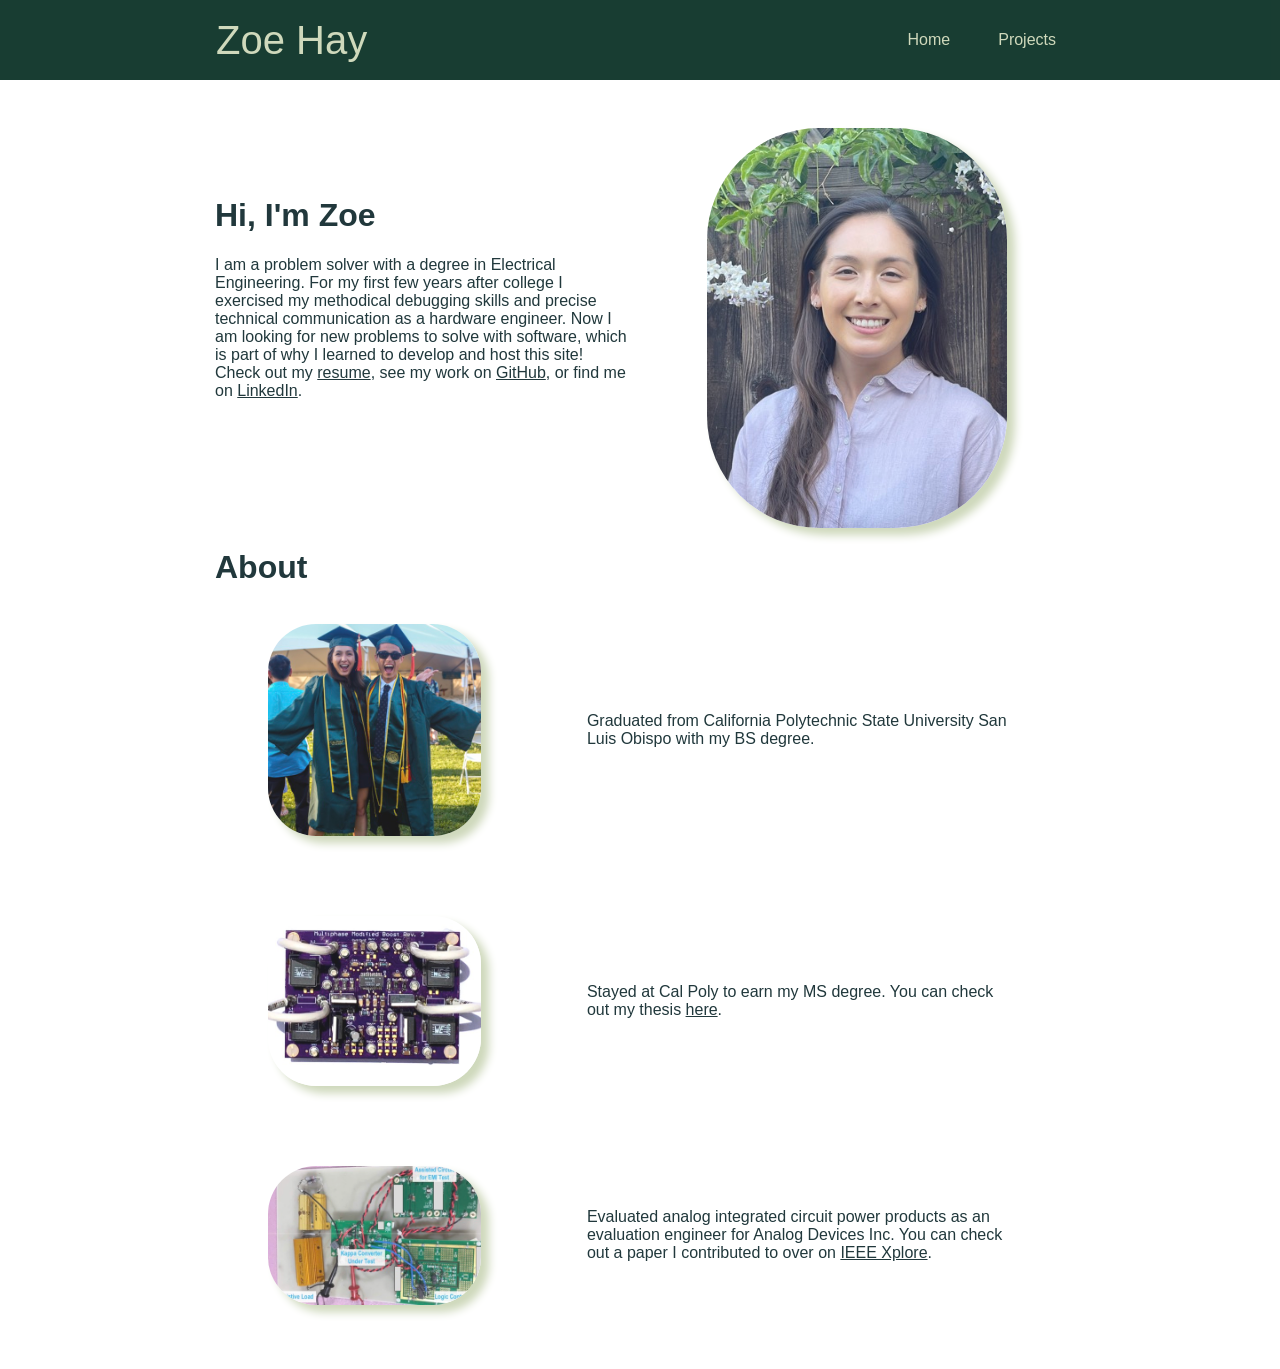
<file: scripts/dev-files/compose/proxy/www/static-site/index.html>
<!DOCTYPE html>
<html>
  <head>
    <title>Hi it's Zoe</title>
    <link href="./resources/css/style.css" rel="stylesheet" />
  </head>
  <body>
    <div class="nav-background">
      <div class="nav-menu">
        <a class="nav-logo" href="./index.html">Zoe Hay</a>
        <div class="nav-links">
          <a class="nav-link" href="./index.html">Home</a>
          <a class="nav-link" href="./projects.html">Projects</a>
        </div>
      </div>
    </div>

    <main>
      <div class="main-content">
        <div class="page-content">
          <div class="summary">
            <div class="summary-text">
              <h1>Hi, I'm Zoe</h1>

              <p>
                I am a problem solver with a degree in Electrical Engineering.
                For my first few years after college I exercised my methodical
                debugging skills and precise technical communication as a
                hardware engineer. Now I am looking for new problems to solve
                with software, which is part of why I learned to develop and
                host this site! Check out my
                <a class="about-link" href="./resources/ZoeHayResume.pdf"
                  >resume</a
                >, see my work on
                <a class="about-link" href="https://github.com/zoehay">GitHub</a
                >, or find me on
                <a class="about-link" href="https://www.linkedin.com/in/zhay/"
                  >LinkedIn</a
                >.
              </p>
            </div>

            <picture class="profile-picture">
              <img
                id="prof-img"
                src="./resources/images/profile_pic.jpg"
                alt="Profile picture of Zoe"
              />
            </picture>
          </div>

          <div class="about">
            <h1>About</h1>
            <div class="about-content">
              <div class="about-item">
                <img
                  class="about-img"
                  src="./resources/images/graduation.jpg"
                  alt="about image"
                />
                <div class="about-text">
                  Graduated from California Polytechnic State University San
                  Luis Obispo with my BS degree.
                </div>
              </div>
              <div class="about-item">
                <img
                  class="about-img"
                  alt="about image"
                  src="./resources/images/thesis.jpg"
                />
                <div class="about-text">
                  Stayed at Cal Poly to earn my MS degree. You can check out my
                  thesis
                  <a
                    class="about-link"
                    href="https://digitalcommons.calpoly.edu/theses/1913/"
                    >here</a
                  >.
                </div>
              </div>
              <div class="about-item">
                <img
                  class="about-img"
                  alt="about image"
                  src="./resources/images/kappa.jpg"
                />
                <div class="about-text">
                  Evaluated analog integrated circuit power products as an
                  evaluation engineer for Analog Devices Inc. You can check out
                  a paper I contributed to over on
                  <a
                    class="about-link"
                    href="https://ieeexplore.ieee.org/document/9124150"
                    >IEEE Xplore</a
                  >.
                </div>
              </div>
            </div>
          </div>
        </div>
      </div>
    </main>
    <footer></footer>
  </body>
</html>
</file>
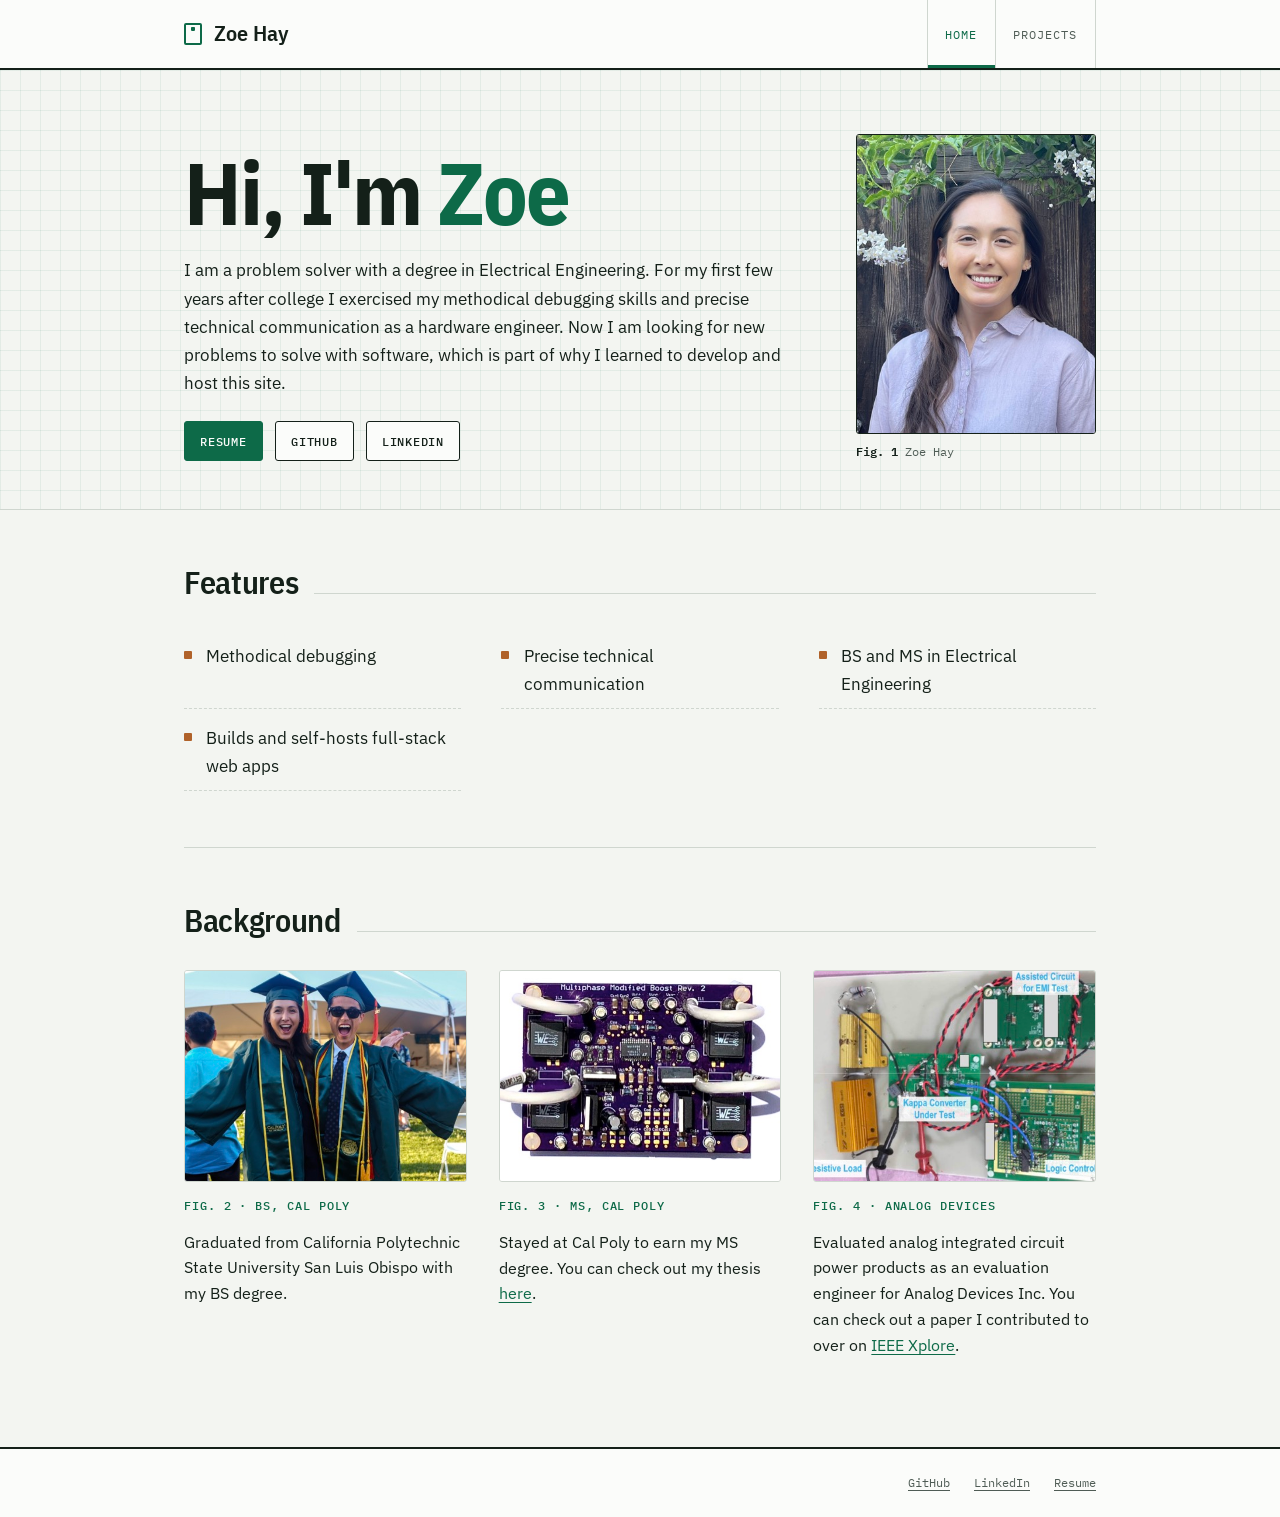
<file: scripts/files/compose/proxy/www/static-site/index.html>
<!doctype html>
<html lang="en">
  <head>
    <meta charset="utf-8" />
    <meta name="viewport" content="width=device-width, initial-scale=1" />
    <title>Zoe Hay</title>
    <meta
      name="description"
      content="Zoe Hay - problem solver with an Electrical Engineering background, now building and hosting software."
    />
    <link rel="icon" href="./favicon.ico" />
    <link rel="preconnect" href="https://fonts.googleapis.com" />
    <link rel="preconnect" href="https://fonts.gstatic.com" crossorigin />
    <link
      href="https://fonts.googleapis.com/css2?family=IBM+Plex+Mono:wght@400;500;600&family=IBM+Plex+Sans+Condensed:wght@600;700&family=IBM+Plex+Sans:ital,wght@0,400;0,500;1,400&display=swap"
      rel="stylesheet"
    />
    <link href="./resources/css/style.css" rel="stylesheet" />
  </head>
  <body>
    <header class="site-header">
      <div class="wrap">
        <a class="nav-logo" href="./index.html">Zoe Hay</a>
        <nav class="nav-links">
          <a class="nav-link" href="./index.html" aria-current="page">Home</a>
          <a class="nav-link" href="./projects.html">Projects</a>
        </nav>
      </div>
    </header>

    <main>
      <section class="hero">
        <div class="wrap">
          <div class="hero-text">
            <h1>Hi, I'm <span>Zoe</span></h1>
            <p>
              I am a problem solver with a degree in Electrical Engineering. For
              my first few years after college I exercised my methodical
              debugging skills and precise technical communication as a hardware
              engineer. Now I am looking for new problems to solve with
              software, which is part of why I learned to develop and host this
              site.
            </p>
            <div class="hero-links">
              <a class="button primary" href="./resources/ZoeHayResume.pdf"
                >Resume</a
              >
              <a class="button" href="https://github.com/zoehay">GitHub</a>
              <a class="button" href="https://www.linkedin.com/in/zhay/"
                >LinkedIn</a
              >
            </div>
          </div>
          <figure class="hero-photo">
            <img
              src="./resources/images/profile_pic.jpg"
              alt="Portrait of Zoe Hay"
            />
            <figcaption><b>Fig. 1</b> Zoe Hay</figcaption>
          </figure>
        </div>
      </section>

      <div class="wrap">
        <section class="section">
          <div class="section-head">
            <h2>Features</h2>
          </div>
          <ul class="features">
            <li>Methodical debugging</li>
            <li>Precise technical communication</li>
            <li>BS and MS in Electrical Engineering</li>
            <li>Builds and self-hosts full-stack web apps</li>
          </ul>
        </section>

        <section class="section">
          <div class="section-head">
            <h2>Background</h2>
          </div>

          <div class="figures">
            <figure class="about-item">
              <img
                class="crop-top"
                src="./resources/images/graduation.jpg"
                alt="Zoe at graduation"
              />
              <span class="label">Fig. 2 &middot; BS, Cal Poly</span>
              <p>
                Graduated from California Polytechnic State University San Luis
                Obispo with my BS degree.
              </p>
            </figure>

            <figure class="about-item">
              <img src="./resources/images/thesis.jpg" alt="Thesis work" />
              <span class="label">Fig. 3 &middot; MS, Cal Poly</span>
              <p>
                Stayed at Cal Poly to earn my MS degree. You can check out my
                thesis
                <a href="https://digitalcommons.calpoly.edu/theses/1913/"
                  >here</a
                >.
              </p>
            </figure>

            <figure class="about-item">
              <img
                src="./resources/images/kappa.jpg"
                alt="Lab bench at Analog Devices"
              />
              <span class="label">Fig. 4 &middot; Analog Devices</span>
              <p>
                Evaluated analog integrated circuit power products as an
                evaluation engineer for Analog Devices Inc. You can check out a
                paper I contributed to over on
                <a href="https://ieeexplore.ieee.org/document/9124150"
                  >IEEE Xplore</a
                >.
              </p>
            </figure>
          </div>
        </section>
      </div>
    </main>

    <footer class="site-footer">
      <div class="wrap">
        <span></span>
        <span class="footer-links">
          <a href="https://github.com/zoehay">GitHub</a>
          <a href="https://www.linkedin.com/in/zhay/">LinkedIn</a>
          <a href="./resources/ZoeHayResume.pdf">Resume</a>
        </span>
      </div>
    </footer>
  </body>
</html>
</file>
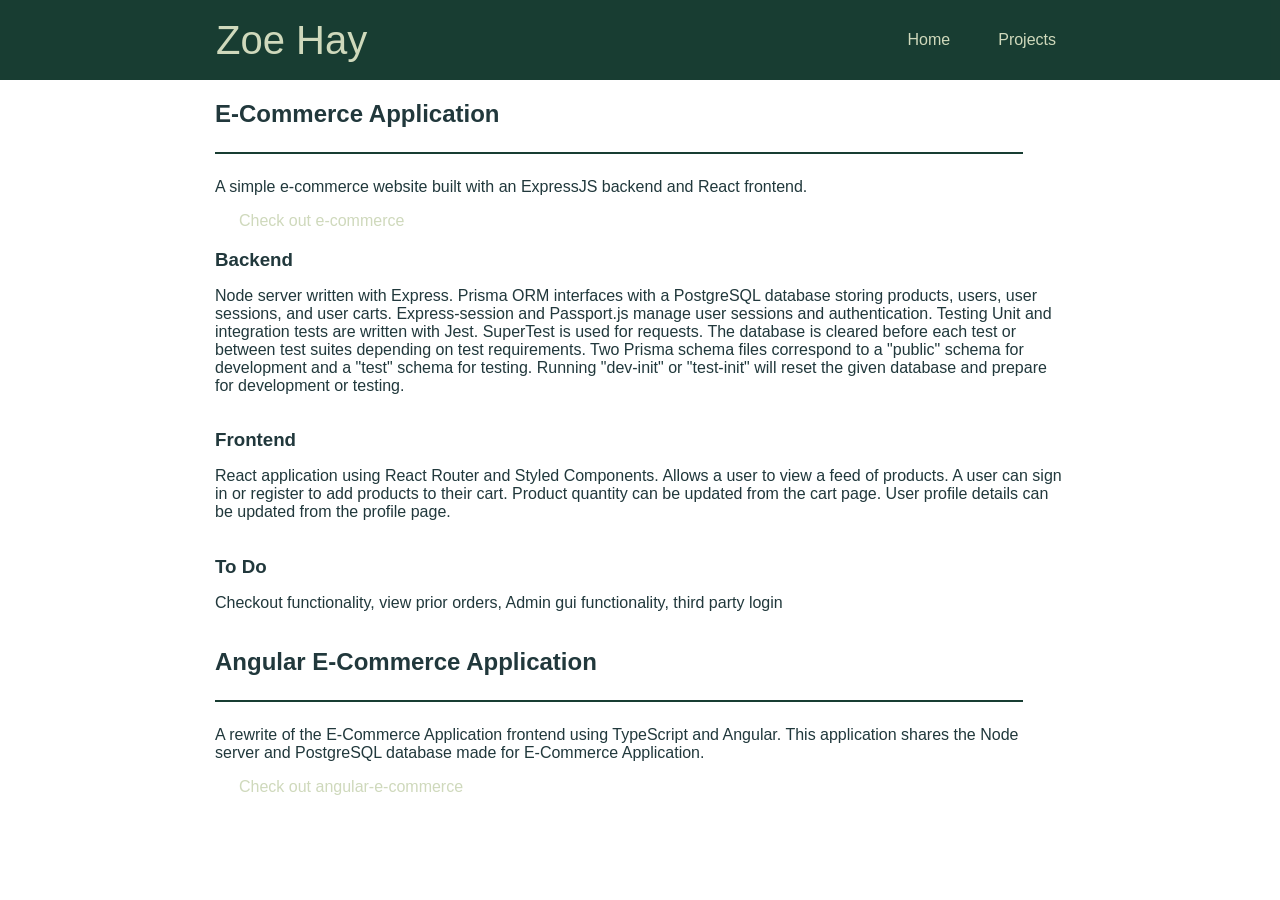
<file: scripts/dev-files/compose/proxy/www/static-site/projects.html>
<!DOCTYPE html>
<html>
  <head>
    <title>Hi it's Zoe</title>
    <link href="./resources/css/style.css" rel="stylesheet" />
  </head>
  <body>
    <div class="nav-background">
      <div class="nav-menu">
        <a class="nav-logo" href="./index.html">Zoe Hay</a>
        <div class="nav-links">
          <a class="nav-link" href="./index.html">Home</a>
          <a class="nav-link" href="./projects.html">Projects</a>
        </div>
      </div>
    </div>
    <main>
      <div class="main-content">
        <div class="page-content">
          <div class="projects">
            <h2>E-Commerce Application</h2>
            <hr />
            <p>
              A simple e-commerce website built with an ExpressJS backend and
              React frontend.
            </p>
            <a class="nav-link" href="https://e-commerce.zoemhay.com"
              >Check out e-commerce</a
            >
            <h3>Backend</h3>
            <p>
              Node server written with Express. Prisma ORM interfaces with a
              PostgreSQL database storing products, users, user sessions, and
              user carts. Express-session and Passport.js manage user sessions
              and authentication. Testing Unit and integration tests are written
              with Jest. SuperTest is used for requests. The database is cleared
              before each test or between test suites depending on test
              requirements. Two Prisma schema files correspond to a "public"
              schema for development and a "test" schema for testing. Running
              "dev-init" or "test-init" will reset the given database and
              prepare for development or testing.
            </p>
            <h3>Frontend</h3>
            <p>
              React application using React Router and Styled Components. Allows
              a user to view a feed of products. A user can sign in or register
              to add products to their cart. Product quantity can be updated
              from the cart page. User profile details can be updated from the
              profile page.
            </p>
            <h3>To Do</h3>
            <p>
              Checkout functionality, view prior orders, Admin gui
              functionality, third party login
            </p>

            <h2>Angular E-Commerce Application</h2>
            <hr />
            <p>
              A rewrite of the E-Commerce Application frontend using TypeScript
              and Angular. This application shares the Node server and
              PostgreSQL database made for E-Commerce Application.
            </p>
            <a class="nav-link" href="https://angular-e-commerce.zoemhay.com"
              >Check out angular-e-commerce</a
            >
          </div>
        </div>
      </div>
    </main>

    <footer></footer>
  </body>
</html>
</file>
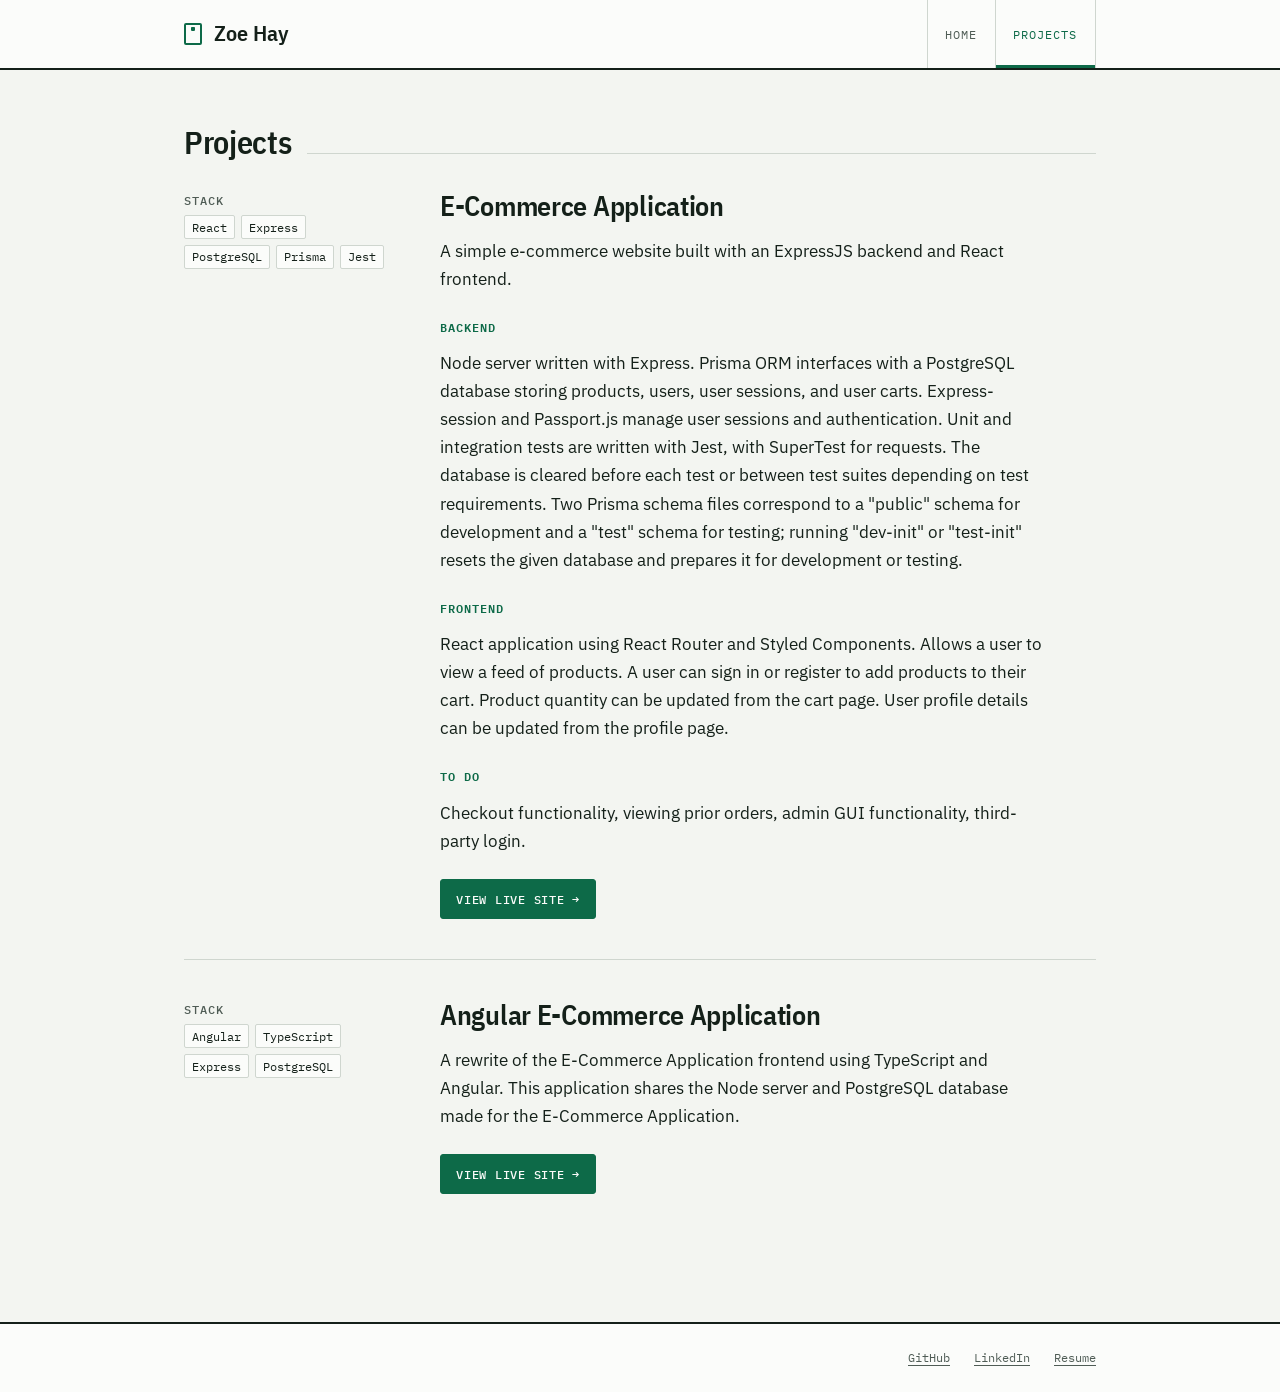
<file: scripts/files/compose/proxy/www/static-site/projects.html>
<!doctype html>
<html lang="en">
  <head>
    <meta charset="utf-8" />
    <meta name="viewport" content="width=device-width, initial-scale=1" />
    <title>Projects &middot; Zoe Hay</title>
    <meta
      name="description"
      content="Software projects by Zoe Hay, including a full-stack e-commerce application and an Angular rewrite."
    />
    <link rel="icon" href="./favicon.ico" />
    <link rel="preconnect" href="https://fonts.googleapis.com" />
    <link rel="preconnect" href="https://fonts.gstatic.com" crossorigin />
    <link
      href="https://fonts.googleapis.com/css2?family=IBM+Plex+Mono:wght@400;500;600&family=IBM+Plex+Sans+Condensed:wght@600;700&family=IBM+Plex+Sans:ital,wght@0,400;0,500;1,400&display=swap"
      rel="stylesheet"
    />
    <link href="./resources/css/style.css" rel="stylesheet" />
  </head>
  <body>
    <header class="site-header">
      <div class="wrap">
        <a class="nav-logo" href="./index.html">Zoe Hay</a>
        <nav class="nav-links">
          <a class="nav-link" href="./index.html">Home</a>
          <a class="nav-link" href="./projects.html" aria-current="page"
            >Projects</a
          >
        </nav>
      </div>
    </header>

    <main>
      <div class="wrap">
        <section class="section">
          <div class="section-head">
            <h2>Projects</h2>
          </div>

          <article class="project">
            <dl class="project-spec">
              <div>
                <dt class="label">Stack</dt>
                <dd>
                  <ul class="tags">
                    <li>React</li>
                    <li>Express</li>
                    <li>PostgreSQL</li>
                    <li>Prisma</li>
                    <li>Jest</li>
                  </ul>
                </dd>
              </div>
            </dl>

            <div class="project-body">
              <h2>E-Commerce Application</h2>
              <p>
                A simple e-commerce website built with an ExpressJS backend and
                React frontend.
              </p>

              <h3>Backend</h3>
              <p>
                Node server written with Express. Prisma ORM interfaces with a
                PostgreSQL database storing products, users, user sessions, and
                user carts. Express-session and Passport.js manage user sessions
                and authentication. Unit and integration tests are written with
                Jest, with SuperTest for requests. The database is cleared
                before each test or between test suites depending on test
                requirements. Two Prisma schema files correspond to a "public"
                schema for development and a "test" schema for testing; running
                "dev-init" or "test-init" resets the given database and prepares
                it for development or testing.
              </p>

              <h3>Frontend</h3>
              <p>
                React application using React Router and Styled Components.
                Allows a user to view a feed of products. A user can sign in or
                register to add products to their cart. Product quantity can be
                updated from the cart page. User profile details can be updated
                from the profile page.
              </p>

              <h3>To do</h3>
              <p>
                Checkout functionality, viewing prior orders, admin GUI
                functionality, third-party login.
              </p>

              <a class="button primary" href="https://e-commerce.zoemhay.com"
                >View live site &rarr;</a
              >
            </div>
          </article>

          <article class="project">
            <dl class="project-spec">
              <div>
                <dt class="label">Stack</dt>
                <dd>
                  <ul class="tags">
                    <li>Angular</li>
                    <li>TypeScript</li>
                    <li>Express</li>
                    <li>PostgreSQL</li>
                  </ul>
                </dd>
              </div>
            </dl>

            <div class="project-body">
              <h2>Angular E-Commerce Application</h2>
              <p>
                A rewrite of the E-Commerce Application frontend using
                TypeScript and Angular. This application shares the Node server
                and PostgreSQL database made for the E-Commerce Application.
              </p>
              <a
                class="button primary"
                href="https://angular-e-commerce.zoemhay.com"
                >View live site &rarr;</a
              >
            </div>
          </article>
        </section>
      </div>
    </main>

    <footer class="site-footer">
      <div class="wrap">
        <span></span>
        <span class="footer-links">
          <a href="https://github.com/zoehay">GitHub</a>
          <a href="https://www.linkedin.com/in/zhay/">LinkedIn</a>
          <a href="./resources/ZoeHayResume.pdf">Resume</a>
        </span>
      </div>
    </footer>
  </body>
</html>
</file>
<file: scripts/dev-files/compose/proxy/www/static-site/resources/css/style.css>
:root {
  --main-bg-color: #ebf5ee;
  --main-text-color: #092327;
  --accent-bold-1: #1b2845;
  --accent-bold-2: #c97b84;
  --accent-bold-3: #00291c;
  --accent-light-1: #bfd1e5;
  --accent-light-2: #cad5b5;
  --accent-shadow: #d9e1cb;
  --max-width: 55rem;
}

body {
  font-family: -apple-system, BlinkMacSystemFont, "Segoe UI", "Roboto", "Oxygen",
    "Ubuntu", "Cantarell", "Fira Sans", "Droid Sans", "Helvetica Neue",
    sans-serif;
  font-size: 1rem;
  background-color: white;
  opacity: 0.9;
  text-align: center;
  color: var(--main-text-color);
  width: 100%;
  margin: 0rem;
}

p {
  text-align: left;
}

@media (min-width: 46rem) {
  .nav-menu {
    max-width: var(--max-width);
    justify-content: space-between;
  }
  .page-content {
    max-width: var(--max-width);
  }
  .profile-banner {
    max-width: var(--max-width);
  }
  body {
    font-size: 1rem;
  }
}

.nav-background {
  background-color: var(--accent-bold-3);
  height: 5rem;
  display: flex;
  justify-content: center;
  width: 100%;
}

.nav-logo {
  display: flex;
  align-items: center;
  font-size: 2.5rem;
  margin: 0 1rem;
  color: var(--accent-light-2);
  text-decoration: none;
}

.nav-menu {
  display: flex;
  width: 100%;
  height: 100%;
  flex-direction: row;
  justify-content: space-between;
}

.nav-links {
  display: flex;
  flex-direction: row;
}

.nav-link {
  display: flex;
  align-items: center;
  width: auto;
  height: 100%;
  box-sizing: border-box;
  margin: 0 1.5rem;
  text-decoration: none;
  color: var(--accent-light-2);
}

.nav-link:hover {
  color: var(--accent-bold-2);
}

.nav-item.p {
  margin: 0;
}

.main-content {
  width: 100%;
  box-sizing: border-box;
}

.page-content {
  box-sizing: border-box;
  padding: 0 0.9375rem;
  margin: auto;
}

.summary {
  text-align: left;
  display: flex;
  justify-content: space-between;
  height: fit-content;
  margin-top: 3rem;
}

.summary-text {
  width: 50%;
  padding-right: 1rem;
  margin-top: 3rem;
}

.profile-picture {
  width: 50%;
  display: flex;
  align-items: center;
  justify-content: center;
}

#prof-img {
  object-fit: scale-down;
  border-radius: 7rem;
  height: 25rem;
  box-shadow: 0.5rem 0.45rem 0.5rem var(--accent-light-2);
}

.about {
  display: flex;
  align-items: flex-start;
  flex-direction: column;
}

.about-content {
  display: flex;
  flex-direction: column;
  align-items: flex-start;
  text-align: left;
}

.about-item {
  display: flex;
  justify-content: space-around;
  align-items: center;
  margin-bottom: 4rem;
  margin-top: 1rem;
}

.about-text {
  width: 50%;
}

.about-img {
  width: 25%;
  object-fit: scale-down;
  border-radius: 3rem;
  box-shadow: 0.5rem 0.45rem 0.5rem var(--accent-light-2);
}

.about-link {
  color: var(--main-text-color);
}

.projects {
  display: flex;
  flex-direction: column;
  align-items: flex-start;
}

hr {
  width: 95%;
  border: none;
  margin-left: 0rem;
  background-color: var(--accent-bold-3);
  height: 0.12rem;
}

h2 {
  margin-bottom: 1rem;
}

h3 {
  margin-bottom: 0rem;
}
</file>
<file: scripts/files/compose/proxy/www/static-site/resources/css/style.css>
/* Layout: a component datasheet. Title block across the top, condensed
   headings, mono spec labels, numbered figures, engineering-grid hero. */
:root {
  --paper: #f3f5f1;
  --sheet: #fbfcfa;
  --ink: #142019;
  --ink-soft: #4f5c55;
  --mask: #0d6a48; /* solder-mask green, the one accent */
  --copper: #b0622a; /* used only for small markers */
  --rule: #cfd6cf;
  --grid: rgba(13, 106, 72, 0.07);

  --display: "IBM Plex Sans Condensed", "Arial Narrow", "Helvetica Neue",
    Arial, sans-serif;
  --body: "IBM Plex Sans", -apple-system, BlinkMacSystemFont, "Segoe UI",
    Roboto, sans-serif;
  --mono: "IBM Plex Mono", ui-monospace, SFMono-Regular, Menlo, Consolas,
    monospace;

  --measure: 38rem;
  --wide: 60rem;
  color-scheme: light;
}

@media (prefers-color-scheme: dark) {
  :root:not([data-theme="light"]) {
    --paper: #0f1512;
    --sheet: #141c18;
    --ink: #e3ebe5;
    --ink-soft: #9aa9a0;
    --mask: #4fc394;
    --copper: #e0955c;
    --rule: #2a3631;
    --grid: rgba(79, 195, 148, 0.06);
    color-scheme: dark;
  }
}

:root[data-theme="dark"] {
  --paper: #0f1512;
  --sheet: #141c18;
  --ink: #e3ebe5;
  --ink-soft: #9aa9a0;
  --mask: #4fc394;
  --copper: #e0955c;
  --rule: #2a3631;
  --grid: rgba(79, 195, 148, 0.06);
  color-scheme: dark;
}

* {
  box-sizing: border-box;
}

body {
  margin: 0;
  font-family: var(--body);
  font-size: 1.0625rem;
  line-height: 1.65;
  color: var(--ink);
  background: var(--paper);
  -webkit-font-smoothing: antialiased;
}

p {
  margin: 0;
}

a {
  color: var(--mask);
  text-decoration-thickness: 1px;
  text-underline-offset: 3px;
}

a:hover {
  text-decoration-thickness: 2px;
}

a:focus-visible {
  outline: 2px solid var(--mask);
  outline-offset: 3px;
  border-radius: 2px;
}

h1,
h2,
h3 {
  font-family: var(--display);
  font-weight: 600;
  line-height: 1.05;
  letter-spacing: -0.01em;
  text-wrap: balance;
  margin: 0;
}

.label {
  font-family: var(--mono);
  font-size: 0.72rem;
  font-weight: 500;
  letter-spacing: 0.08em;
  text-transform: uppercase;
  color: var(--ink-soft);
}

/* ---------- layout shell ---------- */

.wrap {
  width: 100%;
  max-width: var(--wide);
  margin: 0 auto;
  padding-inline: 1.5rem;
}

/* ---------- title block (header) ---------- */

.site-header {
  border-bottom: 2px solid var(--ink);
  background: var(--sheet);
}

.site-header .wrap {
  display: flex;
  align-items: stretch;
  justify-content: space-between;
  gap: 1rem;
  padding-block: 0;
}

.nav-logo {
  display: flex;
  align-items: center;
  gap: 0.75rem;
  padding-block: 1rem;
  font-family: var(--display);
  font-size: 1.35rem;
  font-weight: 600;
  color: var(--ink);
  text-decoration: none;
}

.nav-logo::before {
  /* a tiny IC package */
  content: "";
  width: 0.9rem;
  height: 1.15rem;
  border: 2px solid var(--mask);
  border-radius: 2px;
  background:
    radial-gradient(circle at 50% 22%, var(--mask) 0 2px, transparent 2.5px);
}

.nav-links {
  display: flex;
}

.nav-link {
  display: flex;
  align-items: center;
  padding: 0 1.1rem;
  border-left: 1px solid var(--rule);
  font-family: var(--mono);
  font-size: 0.78rem;
  letter-spacing: 0.08em;
  text-transform: uppercase;
  color: var(--ink-soft);
  text-decoration: none;
}

.nav-link:last-child {
  border-right: 1px solid var(--rule);
}

.nav-link:hover {
  color: var(--ink);
}

.nav-link[aria-current="page"] {
  color: var(--mask);
  box-shadow: inset 0 -3px 0 var(--mask);
}

/* ---------- hero ---------- */

.hero {
  border-bottom: 1px solid var(--rule);
  background-color: var(--paper);
  background-image:
    linear-gradient(var(--grid) 1px, transparent 1px),
    linear-gradient(90deg, var(--grid) 1px, transparent 1px);
  background-size: 1.25rem 1.25rem;
}

.hero .wrap {
  display: grid;
  grid-template-columns: minmax(0, 1fr) 15rem;
  gap: 3rem;
  align-items: end;
  padding-block: 4rem 3rem;
}

.hero-text {
  display: grid;
  gap: 1.5rem;
  min-width: 0;
}

.hero-text h1 {
  font-size: clamp(3rem, 9vw, 5.5rem);
  font-weight: 700;
  letter-spacing: -0.025em;
  line-height: 0.92;
}

.hero-text h1 span {
  color: var(--mask);
}

.hero-text p {
  max-width: var(--measure);
}

.hero-links {
  display: flex;
  flex-wrap: wrap;
  gap: 0.75rem;
}

.button {
  display: inline-flex;
  align-items: center;
  gap: 0.5rem;
  padding: 0.55rem 0.95rem;
  border: 1.5px solid var(--ink);
  border-radius: 3px;
  background: var(--sheet);
  font-family: var(--mono);
  font-size: 0.78rem;
  font-weight: 500;
  letter-spacing: 0.06em;
  text-transform: uppercase;
  color: var(--ink);
  text-decoration: none;
  transition:
    background 0.15s,
    color 0.15s;
}

.button:hover {
  background: var(--ink);
  color: var(--sheet);
}

.button.primary {
  border-color: var(--mask);
  background: var(--mask);
  color: var(--sheet);
}

.button.primary:hover {
  background: var(--ink);
  border-color: var(--ink);
}

/* figures */

figure {
  margin: 0;
}

figcaption {
  margin-top: 0.6rem;
  font-family: var(--mono);
  font-size: 0.72rem;
  line-height: 1.45;
  color: var(--ink-soft);
}

figcaption b {
  font-weight: 600;
  color: var(--ink);
}

.hero-photo img {
  display: block;
  width: 100%;
  aspect-ratio: 4 / 5;
  object-fit: cover;
  border: 1.5px solid var(--ink);
  border-radius: 3px;
}

/* ---------- sections ---------- */

.section {
  padding-block: 3.5rem;
}

.section + .section {
  border-top: 1px solid var(--rule);
}

.section-head {
  display: flex;
  align-items: baseline;
  gap: 1rem;
  margin-bottom: 2rem;
}

.section-head h2 {
  font-size: 2rem;
}

.section-head::after {
  content: "";
  flex: 1;
  border-bottom: 1px solid var(--rule);
}

/* features: the datasheet "Features" list */

.features {
  display: grid;
  grid-template-columns: repeat(auto-fit, minmax(14rem, 1fr));
  gap: 0.25rem 2.5rem;
  margin: 0;
  padding: 0;
  list-style: none;
}

.features li {
  position: relative;
  padding: 0.65rem 0 0.65rem 1.4rem;
  border-bottom: 1px dashed var(--rule);
}

.features li::before {
  content: "";
  position: absolute;
  left: 0;
  top: 1.2rem;
  width: 0.5rem;
  height: 0.5rem;
  background: var(--copper);
  border-radius: 1px;
}

/* background: figures in a row */

.figures {
  display: grid;
  grid-template-columns: repeat(3, minmax(0, 1fr));
  gap: 2rem;
}

.about-item {
  display: grid;
  grid-template-rows: auto auto 1fr;
  gap: 0.9rem;
  min-width: 0;
}

.about-item img {
  display: block;
  width: 100%;
  aspect-ratio: 4 / 3;
  object-fit: cover;
  border: 1px solid var(--rule);
  border-radius: 3px;
}

.about-item img.crop-top {
  object-position: 50% 0;
}

.about-item .label {
  color: var(--mask);
}

.about-item p {
  font-size: 0.98rem;
}

/* ---------- projects ---------- */

.project {
  display: grid;
  grid-template-columns: 13rem minmax(0, 1fr);
  gap: 1.5rem 3rem;
  padding-block: 2.5rem;
  border-top: 1px solid var(--rule);
}

.project:first-of-type {
  padding-top: 0;
  border-top: none;
}

.project-spec {
  display: grid;
  gap: 1.1rem;
  align-content: start;
  margin: 0;
}

.project-spec dt {
  margin-bottom: 0.3rem;
}

.project-spec dd {
  margin: 0;
}

.tags {
  display: flex;
  flex-wrap: wrap;
  gap: 0.35rem;
  margin: 0;
  padding: 0;
  list-style: none;
}

.tags li {
  font-family: var(--mono);
  font-size: 0.72rem;
  color: var(--ink);
  background: var(--sheet);
  border: 1px solid var(--rule);
  border-radius: 2px;
  padding: 0.1rem 0.45rem;
}

.status {
  display: inline-flex;
  align-items: center;
  gap: 0.45rem;
  font-family: var(--mono);
  font-size: 0.78rem;
}

.status::before {
  content: "";
  width: 0.5rem;
  height: 0.5rem;
  border-radius: 50%;
  background: var(--mask);
  box-shadow: 0 0 0 3px var(--grid);
}

.project-body {
  display: grid;
  gap: 1rem;
  max-width: var(--measure);
  min-width: 0;
}

.project-body h2 {
  font-size: 1.75rem;
}

.project-body h3 {
  margin-top: 0.75rem;
  font-family: var(--mono);
  font-size: 0.75rem;
  font-weight: 600;
  letter-spacing: 0.08em;
  text-transform: uppercase;
  color: var(--mask);
}

.project-body .button {
  justify-self: start;
  margin-top: 0.5rem;
}

/* ---------- footer ---------- */

.site-footer {
  margin-top: 2rem;
  border-top: 2px solid var(--ink);
  background: var(--sheet);
}

.site-footer .wrap {
  display: flex;
  flex-wrap: wrap;
  align-items: center;
  justify-content: space-between;
  gap: 0.75rem 2rem;
  padding-block: 1.5rem;
  font-family: var(--mono);
  font-size: 0.75rem;
  color: var(--ink-soft);
}

.site-footer a {
  color: var(--ink-soft);
}

.site-footer a:hover {
  color: var(--mask);
}

.footer-links {
  display: flex;
  gap: 1.5rem;
}

/* ---------- motion ---------- */

@media (prefers-reduced-motion: no-preference) {
  .hero-text > *,
  .hero-photo {
    animation: rise 0.5s ease-out both;
  }
  .hero-text > :nth-child(2) {
    animation-delay: 0.06s;
  }
  .hero-text > :nth-child(3) {
    animation-delay: 0.12s;
  }
  .hero-photo {
    animation-delay: 0.1s;
  }
}

@keyframes rise {
  from {
    transform: translateY(0.5rem);
  }
}

/* ---------- responsive ---------- */

@media (max-width: 48rem) {
  .figures {
    grid-template-columns: 1fr;
    gap: 2.25rem;
  }

  .about-item {
    grid-template-columns: 7rem minmax(0, 1fr);
    grid-template-rows: auto 1fr;
    column-gap: 1.1rem;
    row-gap: 0.35rem;
  }

  .about-item img {
    grid-row: 1 / span 2;
    aspect-ratio: 1;
  }

  .project {
    grid-template-columns: 1fr;
  }
}

@media (max-width: 40rem) {
  body {
    font-size: 1rem;
  }

  .wrap {
    padding-inline: 1rem;
  }

  .nav-link {
    padding: 0 0.7rem;
  }

  .hero .wrap {
    grid-template-columns: 1fr;
    gap: 2rem;
    padding-block: 2.5rem 2rem;
  }

  .hero-photo {
    max-width: 11rem;
    order: -1;
  }

  .section-head h2 {
    font-size: 1.6rem;
  }
}
</file>
